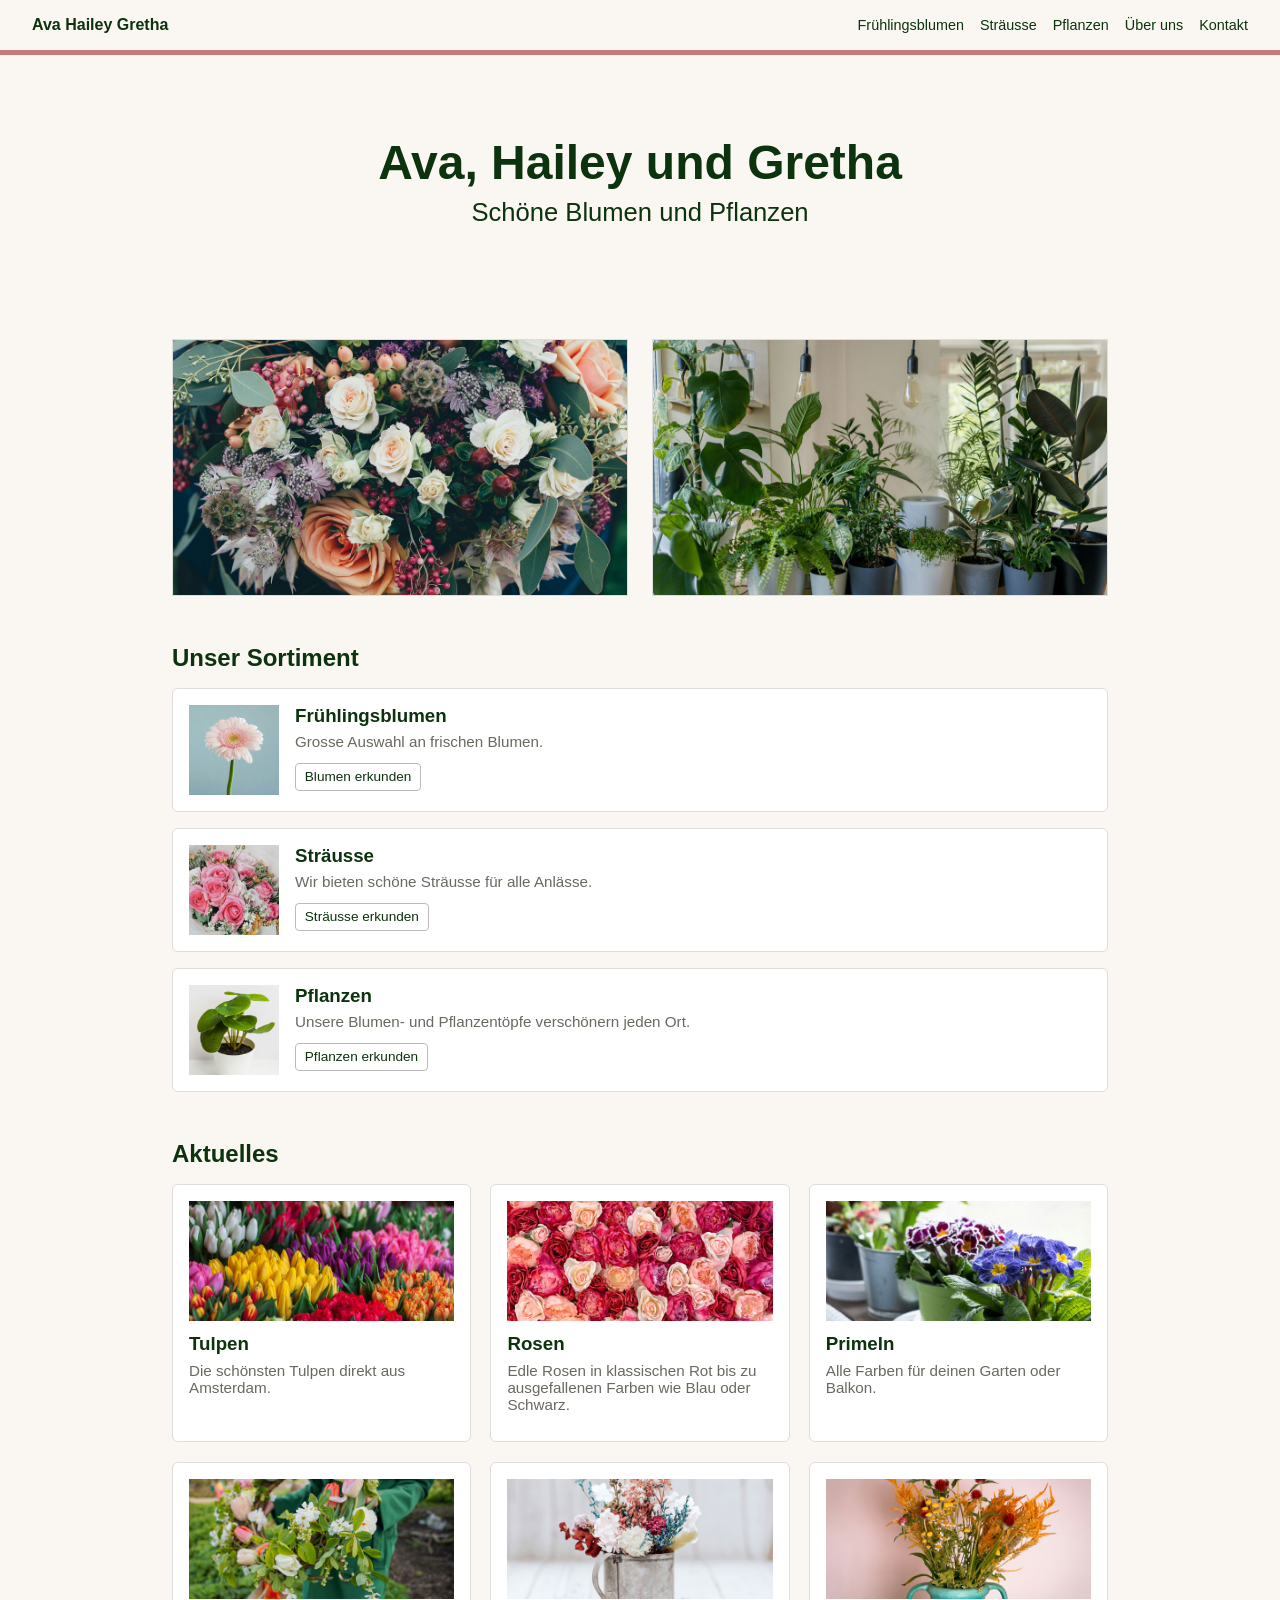
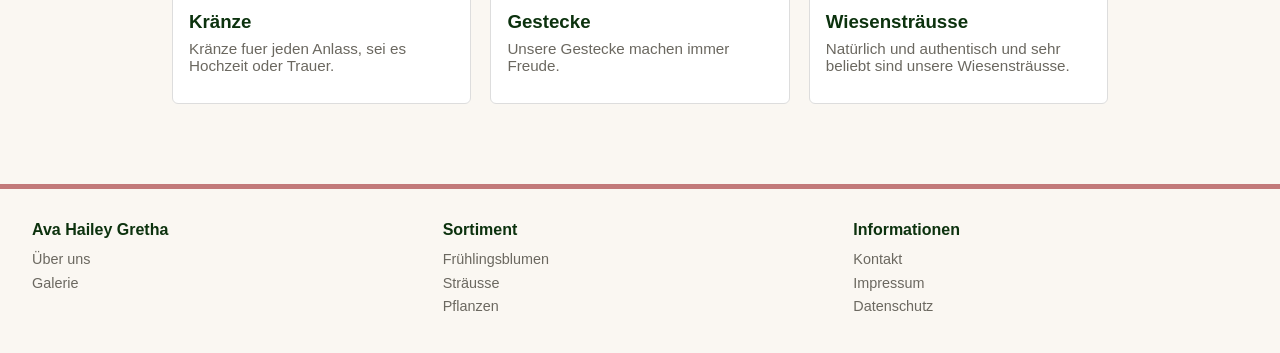
<file: index.html>
<!DOCTYPE html>
<html lang="de">

<head>
  <meta charset="UTF-8">
  <meta name="viewport" content="width=device-width, initial-scale=1.0">
  <title>Ava Hailey Gretha | Blumen und Pflanzen</title>
  <link rel="stylesheet" href="css/style.css">
</head>

<body>
  <header class="top-nav">
    <a class="logo" href="index.html">Ava Hailey Gretha</a>
    <nav>
      <a href="fruehlingsblumen.html">Frühlingsblumen</a>
      <a href="straeusse.html">Sträusse</a>
      <a href="pflanzen.html">Pflanzen</a>
      <a href="ueberuns.html">Über uns</a>
      <a href="kontakt.html">Kontakt</a>
    </nav>
  </header>

  <section class="hero">
    <h1>Ava, Hailey und Gretha</h1>
    <p>Schöne Blumen und Pflanzen</p>
  </section>

  <main>
    <section class="hero-bilder">
      <img src="bilder/Blumenstrauss-Hero.jpg" alt="Dekorativer Blumenstrauss">
      <img src="bilder/Blumen-Pflanzen-Hero.jpg" alt="Dekorative Blumen und Pflanzen">
    </section>

    <section id="sortiment" class="section">
      <h2>Unser Sortiment</h2>

      <article class="sortiment-eintrag">
        <img src="bilder/fruehlingsblume-thumbnail.jpg" alt="Frühlingsblumen">
        <div>
          <h3>Frühlingsblumen</h3>
          <p>Grosse Auswahl an frischen Blumen.</p>
          <a class="button" href="fruehlingsblumen.html">Blumen erkunden</a>
        </div>
      </article>

      <article class="sortiment-eintrag">
        <img src="bilder/blumenstrauss-thumbnail.jpg" alt="Sträusse">
        <div>
          <h3>Sträusse</h3>
          <p>Wir bieten schöne Sträusse für alle Anlässe.</p>
          <a class="button" href="straeusse.html">Sträusse erkunden</a>
        </div>
      </article>

      <article class="sortiment-eintrag">
        <img src="bilder/zimmerpflanze-thumbnail.jpg" alt="Pflanzen">
        <div>
          <h3>Pflanzen</h3>
          <p>Unsere Blumen- und Pflanzentöpfe verschönern jeden Ort.</p>
          <a class="button" href="pflanzen.html">Pflanzen erkunden</a>
        </div>
      </article>
    </section>

    <section id="preise" class="section">
      <h2>Aktuelles</h2>
      <div class="karten-grid">
        <article class="karte">
          <img src="bilder/tulpen-M.jpg" alt="Tulpen">
          <h3>Tulpen</h3>
          <p>Die schönsten Tulpen direkt aus Amsterdam.</p>
        </article>
        <article class="karte">
          <img src="bilder/rosen-breit-M.jpg" alt="Rosen">
          <h3>Rosen</h3>
          <p>Edle Rosen in klassischen Rot bis zu ausgefallenen Farben wie Blau oder Schwarz.</p>
        </article>
        <article class="karte">
          <img src="bilder/primeln-M.jpg" alt="Primeln">
          <h3>Primeln</h3>
          <p>Alle Farben für deinen Garten oder Balkon.</p>
        </article>
        <article class="karte">
          <img src="bilder/kranz-M.jpg" alt="Kränze">
          <h3>Kränze</h3>
          <p>Kränze fuer jeden Anlass, sei es Hochzeit oder Trauer.</p>
        </article>
        <article class="karte">
          <img src="bilder/blumengesteck-3-M.jpg" alt="Gestecke">
          <h3>Gestecke</h3>
          <p>Unsere Gestecke machen immer Freude.</p>
        </article>
        <article class="karte">
          <img src="bilder/wiesenstrauss-2-M.jpg" alt="Wiesensträusse">
          <h3>Wiesensträusse</h3>
          <p>Natürlich und authentisch und sehr beliebt sind unsere Wiesensträusse.</p>
        </article>
      </div>
    </section>
  </main>

  <footer id="kontakt" class="footer">
    <div>
      <h4>Ava Hailey Gretha</h4>
      <a href="ueberuns.html">Über uns</a>
      <a href="galerie.html">Galerie</a>
    </div>
    <div>
      <h4>Sortiment</h4>
      <a href="fruehlingsblumen.html">Frühlingsblumen</a>
      <a href="straeusse.html">Sträusse</a>
      <a href="pflanzen.html">Pflanzen</a>
    </div>
    <div>
      <h4>Informationen</h4>
      <a href="kontakt.html">Kontakt</a>
      <a href="impressum.html">Impressum</a>
      <a href="datenschutz.html">Datenschutz</a>
    </div>
  </footer>
</body>

</html>
</file>
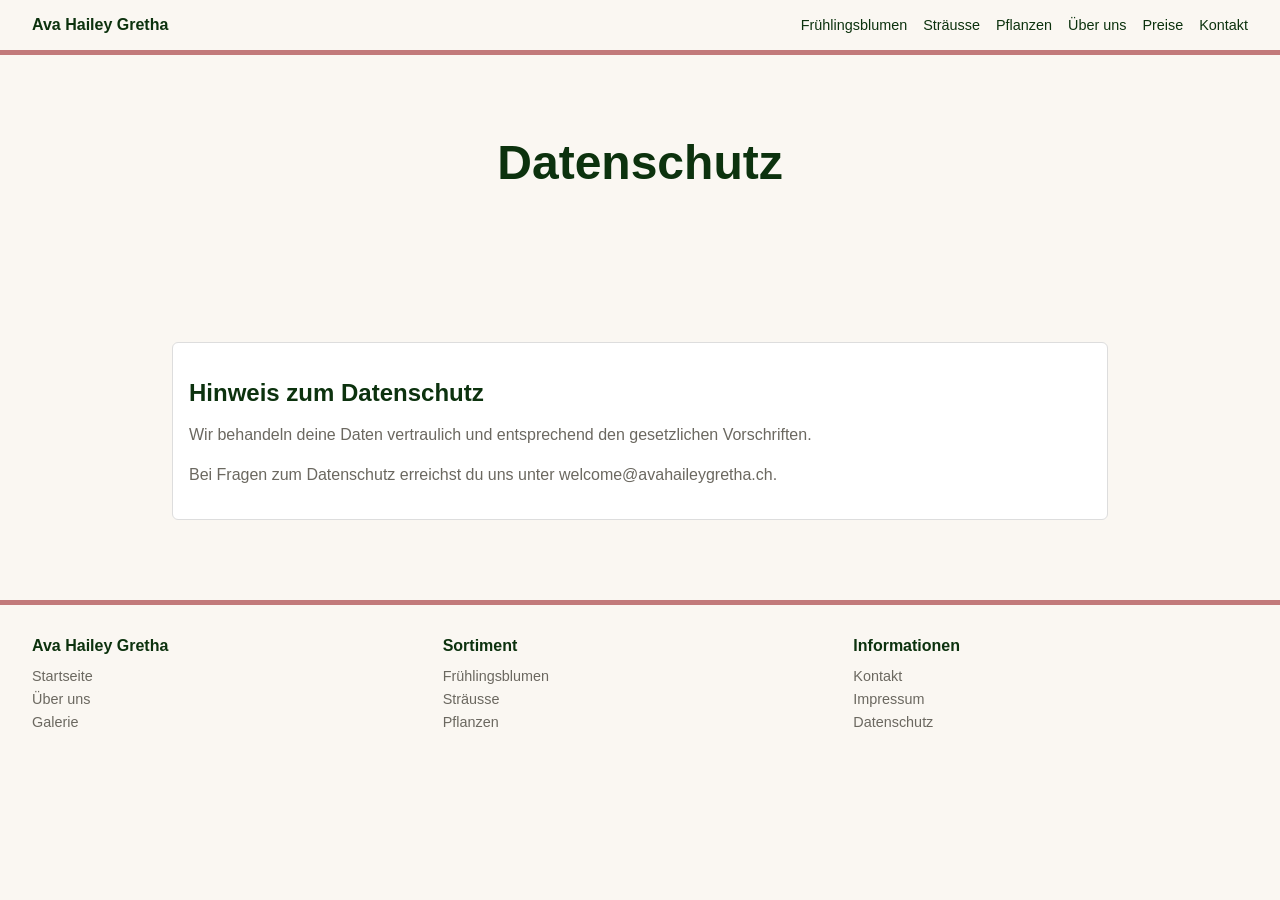
<file: datenschutz.html>
<!DOCTYPE html>
<html lang="de">

<head>
  <meta charset="UTF-8">
  <meta name="viewport" content="width=device-width, initial-scale=1.0">
  <title>Datenschutz | Ava Hailey Gretha</title>
  <link rel="stylesheet" href="css/style.css">
</head>

<body>
  <header class="top-nav">
    <a class="logo" href="index.html">Ava Hailey Gretha</a>
    <nav>
      <a href="fruehlingsblumen.html">Frühlingsblumen</a>
      <a href="straeusse.html">Sträusse</a>
      <a href="pflanzen.html">Pflanzen</a>
      <a href="ueberuns.html">Über uns</a>
      <a href="index.html#preise">Preise</a>
      <a href="kontakt.html">Kontakt</a>
    </nav>
  </header>

  <section class="hero">
    <h1>Datenschutz</h1>
  </section>

  <main class="unterseite-inhalt">
    <section class="portrait-block">
      <div class="portrait-bio">
        <h2>Hinweis zum Datenschutz</h2>
        <p>Wir behandeln deine Daten vertraulich und entsprechend den gesetzlichen Vorschriften.</p>
        <p>Bei Fragen zum Datenschutz erreichst du uns unter
          <a href="mailto:welcome@avahaileygretha.ch">welcome@avahaileygretha.ch</a>.
        </p>
      </div>
    </section>
  </main>

  <footer class="footer">
    <div>
      <h4>Ava Hailey Gretha</h4>
      <a href="index.html">Startseite</a>
      <a href="ueberuns.html">Über uns</a>
      <a href="galerie.html">Galerie</a>
    </div>
    <div>
      <h4>Sortiment</h4>
      <a href="fruehlingsblumen.html">Frühlingsblumen</a>
      <a href="straeusse.html">Sträusse</a>
      <a href="pflanzen.html">Pflanzen</a>
    </div>
    <div>
      <h4>Informationen</h4>
      <a href="kontakt.html">Kontakt</a>
      <a href="impressum.html">Impressum</a>
      <a href="datenschutz.html">Datenschutz</a>
    </div>
  </footer>
</body>

</html>
</file>
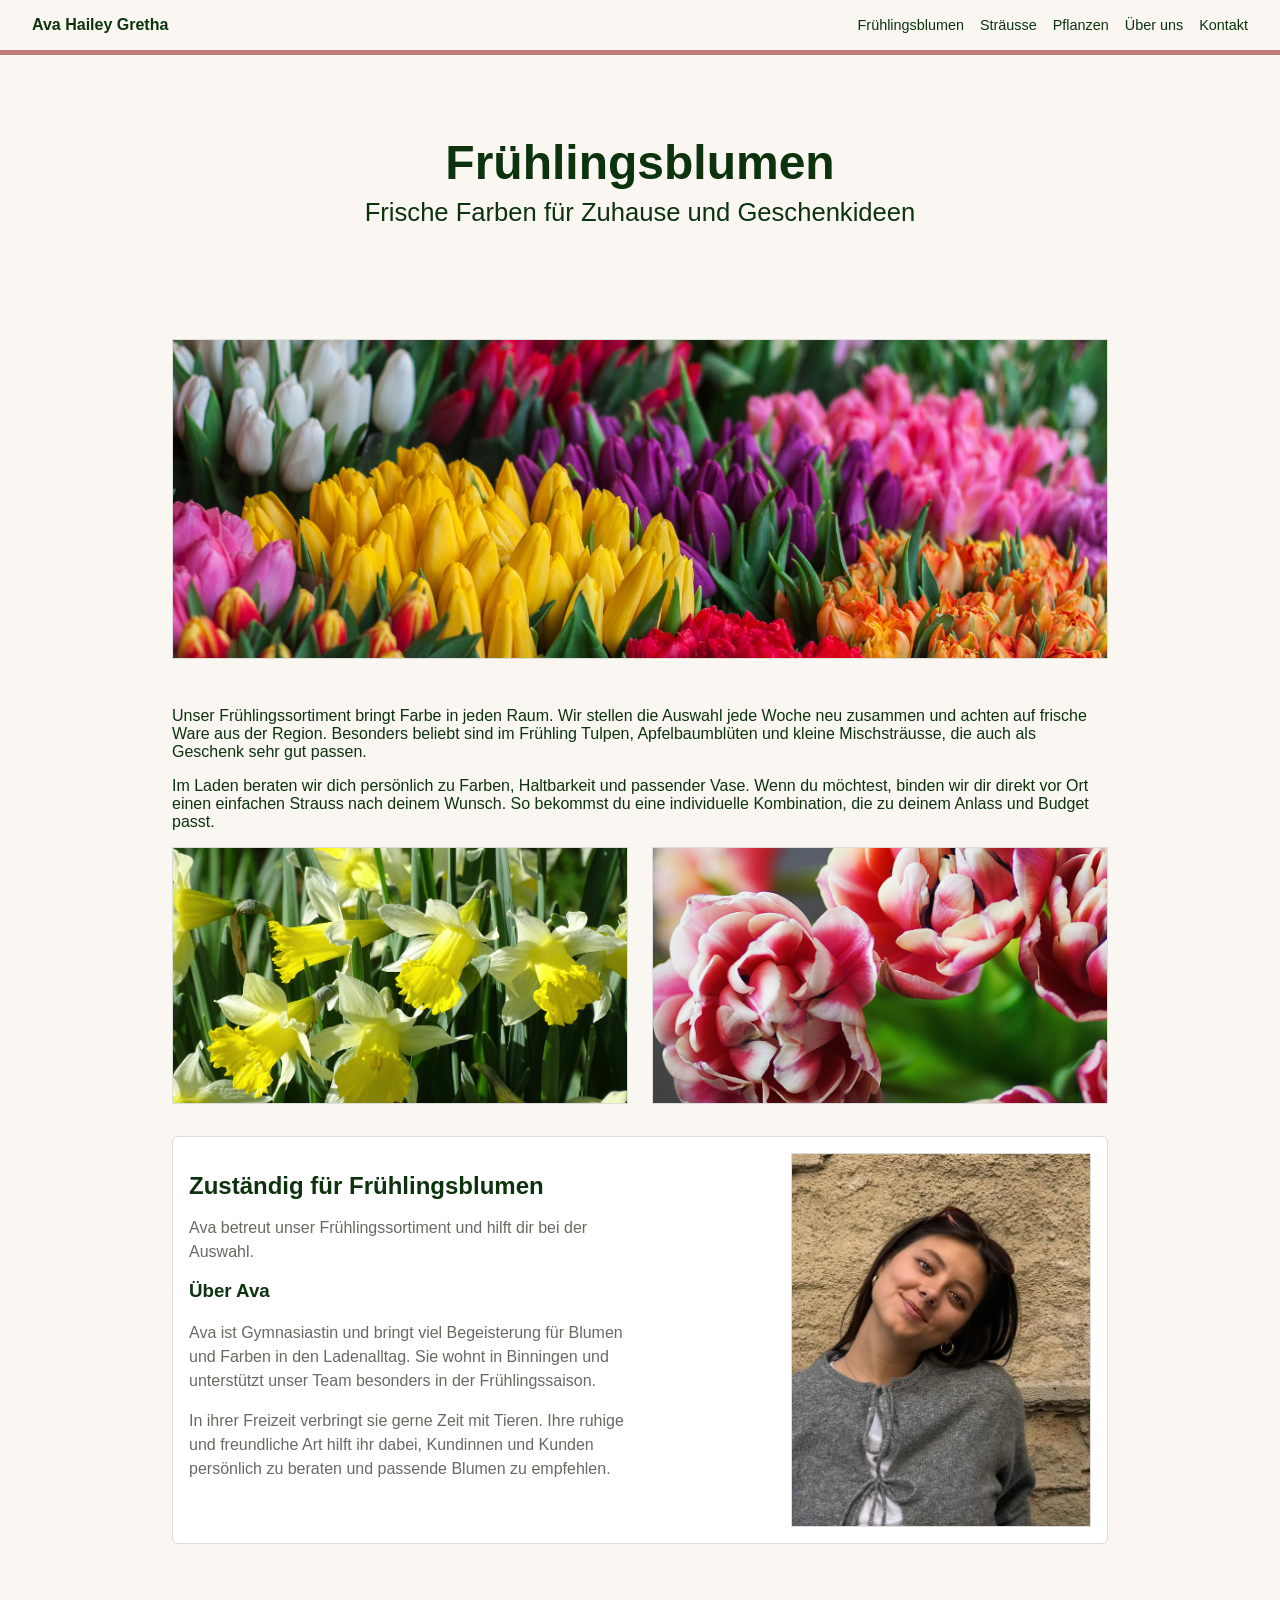
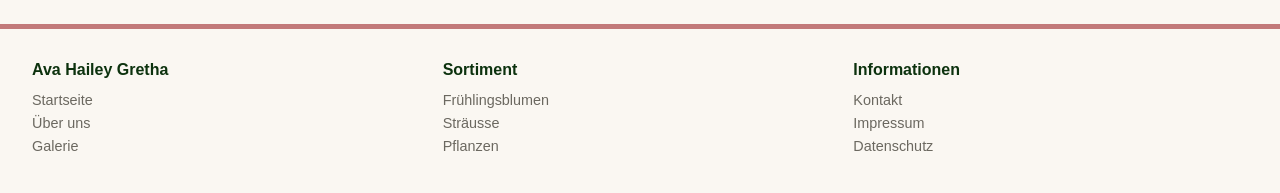
<file: fruehlingsblumen.html>
<!DOCTYPE html>
<html lang="de">

<head>
  <meta charset="UTF-8">
  <meta name="viewport" content="width=device-width, initial-scale=1.0">
  <title>Frühlingsblumen | Ava Hailey Gretha</title>
  <link rel="stylesheet" href="css/style.css">
</head>

<body>
  <header class="top-nav">
    <a class="logo" href="index.html">Ava Hailey Gretha</a>
    <nav>
      <a href="fruehlingsblumen.html">Frühlingsblumen</a>
      <a href="straeusse.html">Sträusse</a>
      <a href="pflanzen.html">Pflanzen</a>
      <a href="ueberuns.html">Über uns</a>
      <a href="kontakt.html">Kontakt</a>
    </nav>
  </header>

  <section class="hero">
    <h1>Frühlingsblumen</h1>
    <p>Frische Farben für Zuhause und Geschenkideen</p>
  </section>

  <section class="unterseite-headerbild">
    <img src="bilder/tulpen-L.jpg" alt="Frühlingsblumen im grossen Headerbild">
  </section>

  <main class="unterseite-inhalt">
    <p>Unser Frühlingssortiment bringt Farbe in jeden Raum. Wir stellen die Auswahl jede Woche neu zusammen und achten
      auf frische Ware aus der Region. Besonders beliebt sind im Frühling Tulpen, Apfelbaumblüten und kleine
      Mischsträusse, die auch als Geschenk sehr gut passen.</p>
    <p>Im Laden beraten wir dich persönlich zu Farben, Haltbarkeit und passender Vase. Wenn du möchtest, binden wir dir
      direkt vor Ort einen einfachen Strauss nach deinem Wunsch. So bekommst du eine individuelle Kombination, die zu
      deinem Anlass und Budget passt.</p>

    <section class="hero-bilder">
      <img src="bilder/narzissen-M.jpg" alt="Narzissen">
      <img src="bilder/pfingstrosen-M.jpg" alt="Pfingstrosen">
    </section>

    <section class="portrait-block">
      <div class="portrait-layout">
        <div class="portrait-bio">
          <h2>Zuständig für Frühlingsblumen</h2>
          <p>Ava betreut unser Frühlingssortiment und hilft dir bei der Auswahl.</p>
          <h3>Über Ava</h3>
          <p>Ava ist Gymnasiastin und bringt viel Begeisterung für Blumen und Farben in den Ladenalltag.
            Sie wohnt in Binningen und unterstützt unser Team besonders in der Frühlingssaison.</p>
          <p>In ihrer Freizeit verbringt sie gerne Zeit mit Tieren. Ihre ruhige und freundliche Art hilft
            ihr dabei, Kundinnen und Kunden persönlich zu beraten und passende Blumen zu empfehlen.</p>
        </div>
        <img class="portrait-bild" src="bilder/ava.jpg" alt="Porträt von Ava">
      </div>
    </section>
  </main>

  <footer class="footer">
    <div>
      <h4>Ava Hailey Gretha</h4>
      <a href="index.html">Startseite</a>
      <a href="ueberuns.html">Über uns</a>
      <a href="galerie.html">Galerie</a>
    </div>
    <div>
      <h4>Sortiment</h4>
      <a href="fruehlingsblumen.html">Frühlingsblumen</a>
      <a href="straeusse.html">Sträusse</a>
      <a href="pflanzen.html">Pflanzen</a>
    </div>
    <div>
      <h4>Informationen</h4>
      <a href="kontakt.html">Kontakt</a>
      <a href="impressum.html">Impressum</a>
      <a href="datenschutz.html">Datenschutz</a>
    </div>
  </footer>
</body>

</html>
</file>
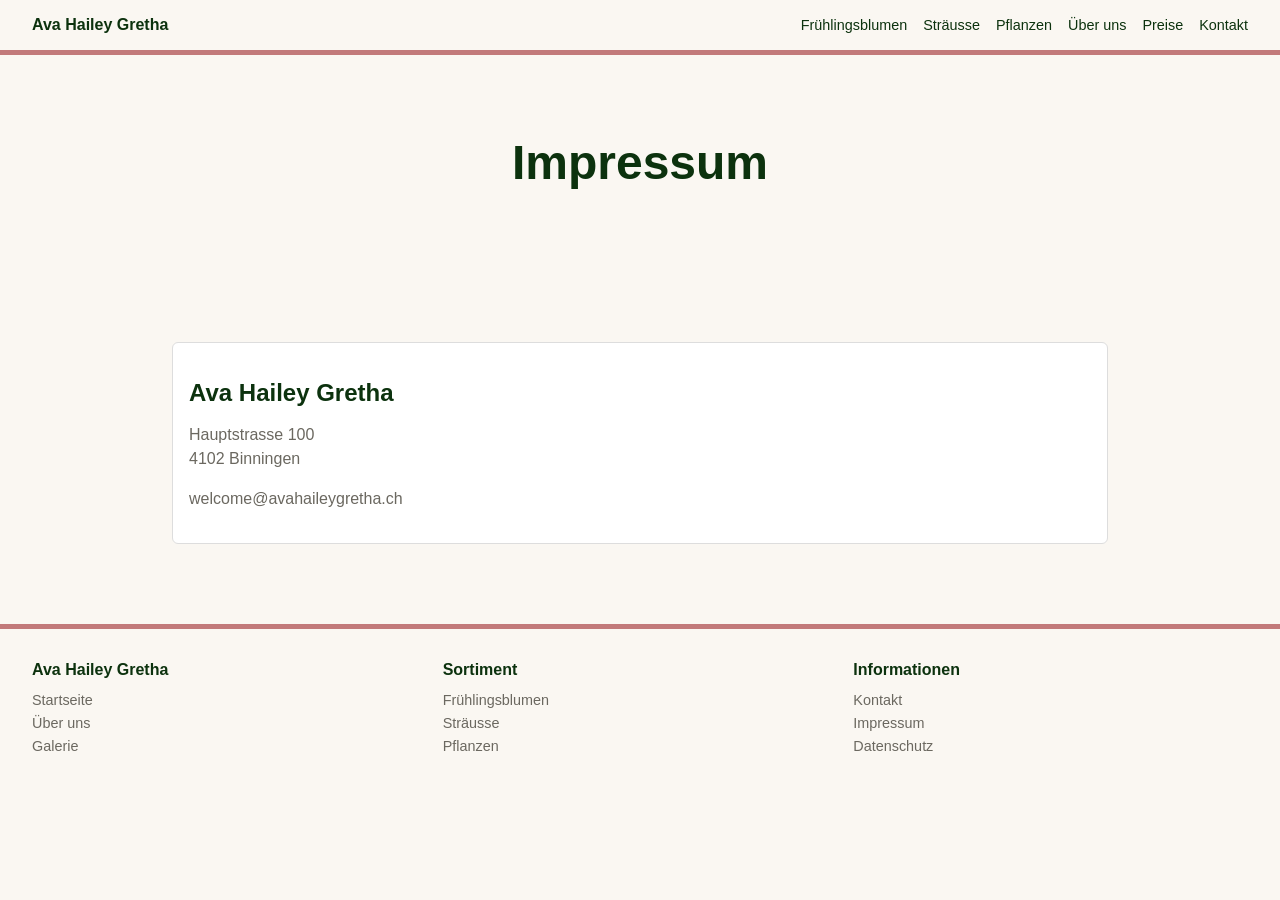
<file: impressum.html>
<!DOCTYPE html>
<html lang="de">

<head>
  <meta charset="UTF-8">
  <meta name="viewport" content="width=device-width, initial-scale=1.0">
  <title>Impressum | Ava Hailey Gretha</title>
  <link rel="stylesheet" href="css/style.css">
</head>

<body>
  <header class="top-nav">
    <a class="logo" href="index.html">Ava Hailey Gretha</a>
    <nav>
      <a href="fruehlingsblumen.html">Frühlingsblumen</a>
      <a href="straeusse.html">Sträusse</a>
      <a href="pflanzen.html">Pflanzen</a>
      <a href="ueberuns.html">Über uns</a>
      <a href="index.html#preise">Preise</a>
      <a href="kontakt.html">Kontakt</a>
    </nav>
  </header>

  <section class="hero">
    <h1>Impressum</h1>
  </section>

  <main class="unterseite-inhalt">
    <section class="portrait-block">
      <div class="portrait-bio">
        <h2>Ava Hailey Gretha</h2>
        <p>Hauptstrasse 100<br>4102 Binningen<br></p>
        <p><a href="mailto:welcome@avahaileygretha.ch">welcome@avahaileygretha.ch</a></p>
      </div>
    </section>
  </main>

  <footer class="footer">
    <div>
      <h4>Ava Hailey Gretha</h4>
      <a href="index.html">Startseite</a>
      <a href="ueberuns.html">Über uns</a>
      <a href="galerie.html">Galerie</a>
    </div>
    <div>
      <h4>Sortiment</h4>
      <a href="fruehlingsblumen.html">Frühlingsblumen</a>
      <a href="straeusse.html">Sträusse</a>
      <a href="pflanzen.html">Pflanzen</a>
    </div>
    <div>
      <h4>Informationen</h4>
      <a href="kontakt.html">Kontakt</a>
      <a href="impressum.html">Impressum</a>
      <a href="datenschutz.html">Datenschutz</a>
    </div>
  </footer>
</body>

</html>
</file>
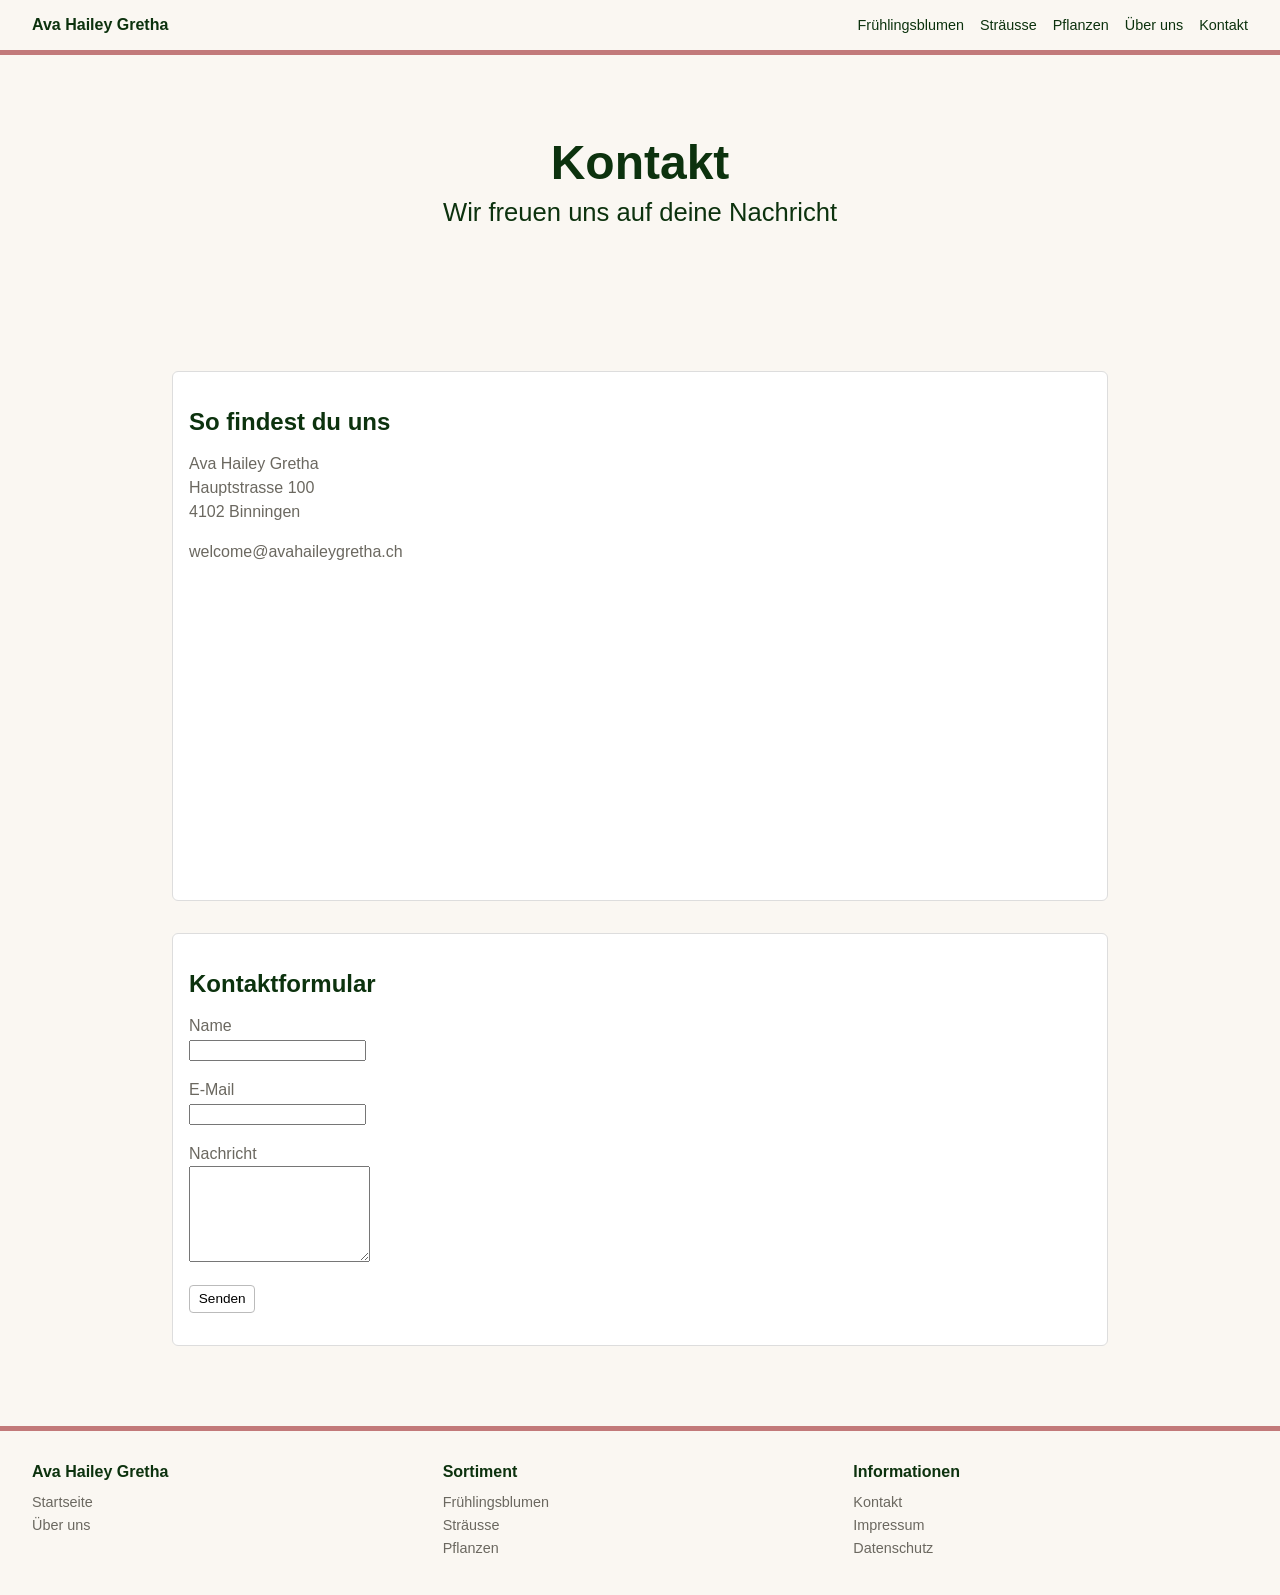
<file: kontakt.html>
<!DOCTYPE html>
<html lang="de">

<head>
  <meta charset="UTF-8">
  <meta name="viewport" content="width=device-width, initial-scale=1.0">
  <title>Kontakt | Ava Hailey Gretha</title>
  <link rel="stylesheet" href="css/style.css">
</head>

<body>
  <header class="top-nav">
    <a class="logo" href="index.html">Ava Hailey Gretha</a>
    <nav>
      <a href="fruehlingsblumen.html">Frühlingsblumen</a>
      <a href="straeusse.html">Sträusse</a>
      <a href="pflanzen.html">Pflanzen</a>
      <a href="ueberuns.html">Über uns</a>
      <a href="kontakt.html">Kontakt</a>
    </nav>
  </header>

  <section class="hero">
    <h1>Kontakt</h1>
    <p>Wir freuen uns auf deine Nachricht</p>
  </section>

  <main class="unterseite-inhalt">
    <section class="portrait-block">
      <div class="portrait-bio">
        <h2>So findest du uns</h2>
        <p>Ava Hailey Gretha<br>Hauptstrasse 100<br>4102 Binningen</p>
        <p><a href="mailto:welcome@avahaileygretha.ch">welcome@avahaileygretha.ch</a></p>
      </div>
      <!-- Eingebettete Google-Map. 
      Vorteil: Die Adresse ist direkt auf der Seite sichtbar und anklickbar. -->
      <iframe title="Google Map zu Ava Hailey Gretha"
        src="https://www.google.com/maps?q=Hauptstrasse+100+4102+Binningen&output=embed" width="100%" height="300"
        style="border:0;" allowfullscreen>
      </iframe>
    </section>

    <section class="portrait-block">
      <div class="portrait-bio">
        <h2>Kontaktformular</h2>
        <!-- Einfaches Formular mit HTML-Validierung. 
        Vorteil: Pflichtfelder werden bereits im Browser geprüft dank des Attributs "required". -->
        <form action="#" method="post">
          <p>
            <label for="name">Name</label><br>
            <input id="name" name="name" type="text" required>
          </p>
          <p>
            <label for="email">E-Mail</label><br>
            <input id="email" name="email" type="email" required>
          </p>
          <p>
            <label for="nachricht">Nachricht</label><br>
            <textarea id="nachricht" name="nachricht" rows="6" required></textarea>
          </p>
          <p>
            <button class="button" type="submit">Senden</button>
          </p>
        </form>
      </div>
    </section>
  </main>

  <footer class="footer">
    <div>
      <h4>Ava Hailey Gretha</h4>
      <a href="index.html">Startseite</a>
      <a href="ueberuns.html">Über uns</a>
    </div>
    <div>
      <h4>Sortiment</h4>
      <a href="fruehlingsblumen.html">Frühlingsblumen</a>
      <a href="straeusse.html">Sträusse</a>
      <a href="pflanzen.html">Pflanzen</a>
    </div>
    <div>
      <h4>Informationen</h4>
      <a href="kontakt.html">Kontakt</a>
      <a href="impressum.html">Impressum</a>
      <a href="datenschutz.html">Datenschutz</a>
    </div>
  </footer>
</body>

</html>
</file>
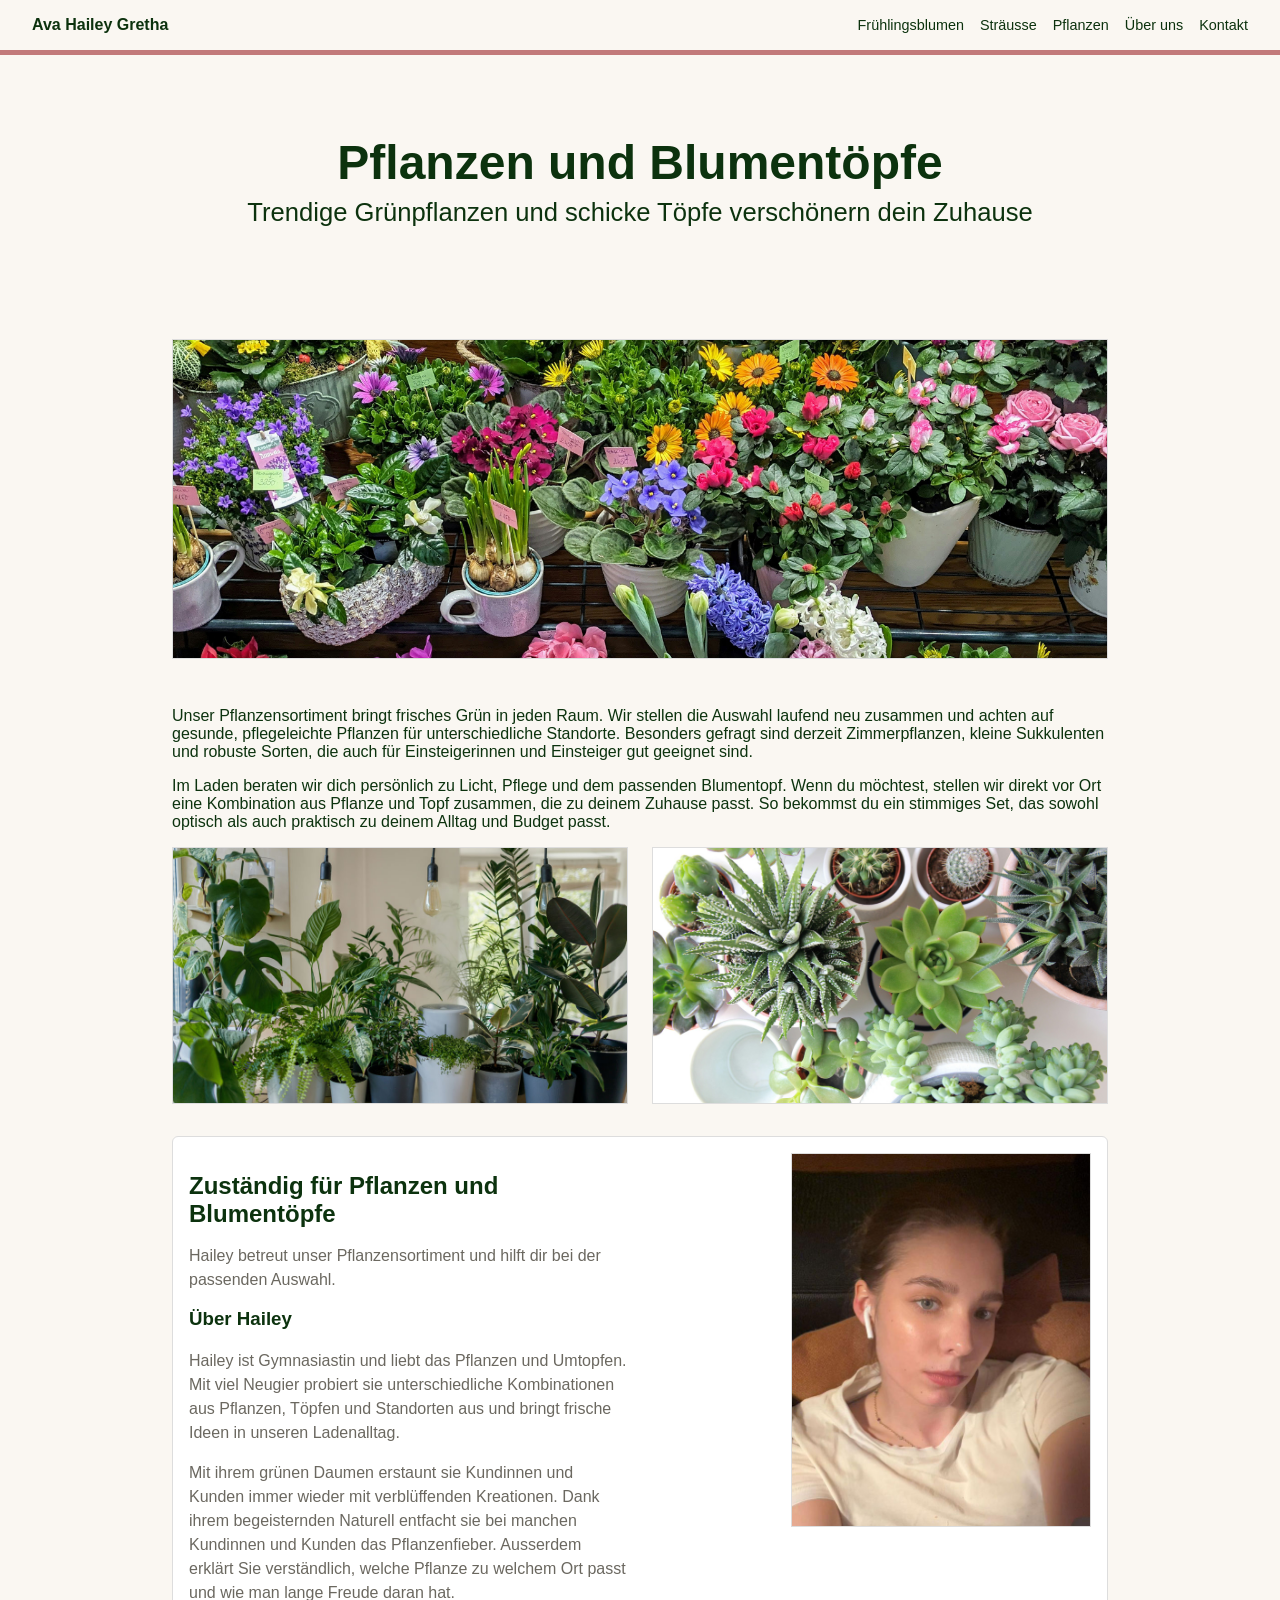
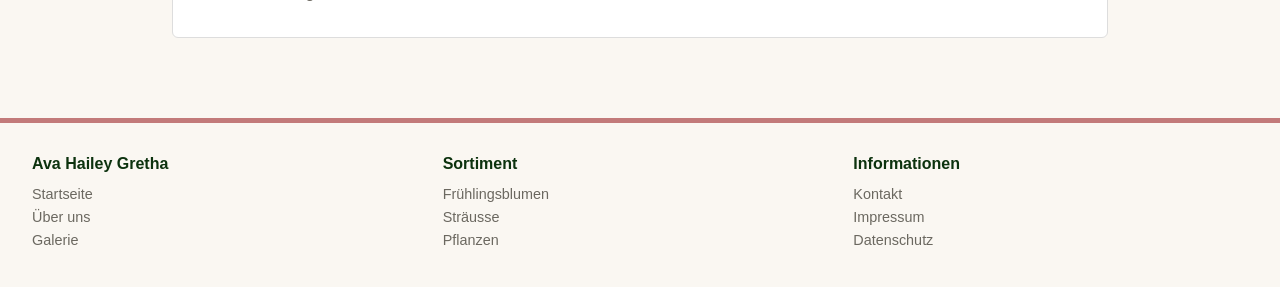
<file: pflanzen.html>
<!DOCTYPE html>
<html lang="de">

<head>
  <meta charset="UTF-8">
  <meta name="viewport" content="width=device-width, initial-scale=1.0">
  <title>Pflanzen | Ava Hailey Gretha</title>
  <link rel="stylesheet" href="css/style.css">
</head>

<body>
  <header class="top-nav">
    <a class="logo" href="index.html">Ava Hailey Gretha</a>
    <nav>
      <a href="fruehlingsblumen.html">Frühlingsblumen</a>
      <a href="straeusse.html">Sträusse</a>
      <a href="pflanzen.html">Pflanzen</a>
      <a href="ueberuns.html">Über uns</a>
      <a href="kontakt.html">Kontakt</a>
    </nav>
  </header>

  <section class="hero">
    <h1>Pflanzen und Blumentöpfe</h1>
    <p>Trendige Grünpflanzen und schicke Töpfe verschönern dein Zuhause</p>
  </section>

  <section class="unterseite-headerbild">
    <img src="bilder/blumentoepfe-hero-L.jpg" alt="Blumentöpfe für drinnen und draussen">
  </section>

  <main class="unterseite-inhalt">
    <p>Unser Pflanzensortiment bringt frisches Grün in jeden Raum. Wir stellen die Auswahl laufend neu zusammen und
      achten
      auf gesunde, pflegeleichte Pflanzen für unterschiedliche Standorte. Besonders gefragt sind derzeit Zimmerpflanzen,
      kleine Sukkulenten und robuste Sorten, die auch für Einsteigerinnen und Einsteiger gut geeignet sind.</p>
    <p>Im Laden beraten wir dich persönlich zu Licht, Pflege und dem passenden Blumentopf. Wenn du möchtest, stellen wir
      direkt vor Ort eine Kombination aus Pflanze und Topf zusammen, die zu deinem Zuhause passt. So bekommst du ein
      stimmiges Set, das sowohl optisch als auch praktisch zu deinem Alltag und Budget passt.</p>

    <section class="hero-bilder">
      <img src="bilder/Blumen-Pflanzen-Hero.jpg" alt="Pflanzentöpfe mit Grünplfanzen für zu Hause">
      <img src="bilder/sukkulenten-M.jpg" alt="Narzissen">
    </section>

    <section class="portrait-block">
      <div class="portrait-layout">
        <div class="portrait-bio">
          <h2>Zuständig für Pflanzen und Blumentöpfe</h2>
          <p>Hailey betreut unser Pflanzensortiment und hilft dir bei der passenden Auswahl.</p>
          <h3>Über Hailey</h3>
          <p>Hailey ist Gymnasiastin und liebt das Pflanzen und Umtopfen. Mit viel Neugier probiert sie
            unterschiedliche Kombinationen aus Pflanzen, Töpfen und Standorten aus und bringt frische Ideen
            in unseren Ladenalltag.</p>
          <p>Mit ihrem grünen Daumen erstaunt sie Kundinnen und Kunden immer wieder mit verblüffenden
            Kreationen. Dank ihrem begeisternden Naturell entfacht sie bei manchen Kundinnen und Kunden das
            Pflanzenfieber. Ausserdem erklärt Sie verständlich, welche Pflanze zu welchem Ort passt
            und wie man lange Freude daran hat.</p>
        </div>
        <img class="portrait-bild" src="bilder/hailey.jpg" alt="Porträt von Hailey">
      </div>
    </section>
  </main>

  <footer class="footer">
    <div>
      <h4>Ava Hailey Gretha</h4>
      <a href="index.html">Startseite</a>
      <a href="ueberuns.html">Über uns</a>
      <a href="galerie.html">Galerie</a>
    </div>
    <div>
      <h4>Sortiment</h4>
      <a href="fruehlingsblumen.html">Frühlingsblumen</a>
      <a href="straeusse.html">Sträusse</a>
      <a href="pflanzen.html">Pflanzen</a>
    </div>
    <div>
      <h4>Informationen</h4>
      <a href="kontakt.html">Kontakt</a>
      <a href="impressum.html">Impressum</a>
      <a href="datenschutz.html">Datenschutz</a>
    </div>
  </footer>
</body>

</html>
</file>
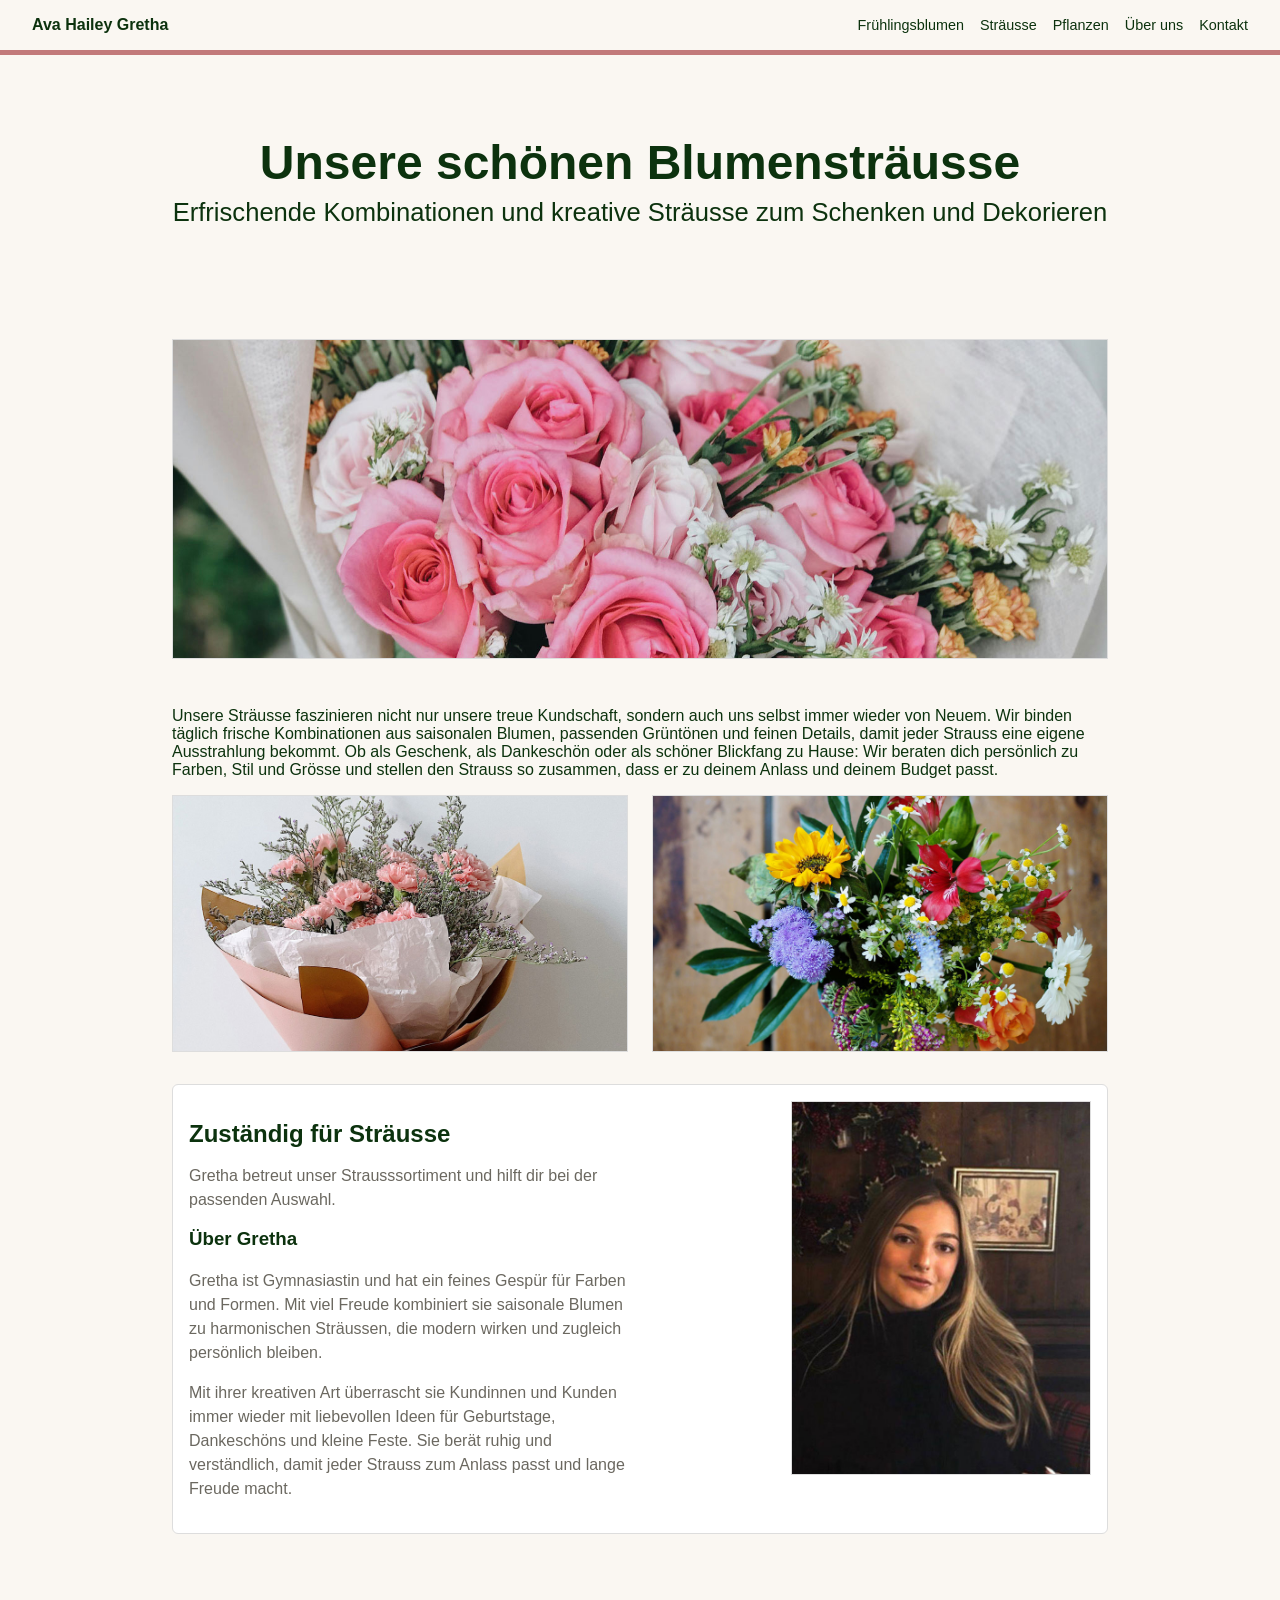
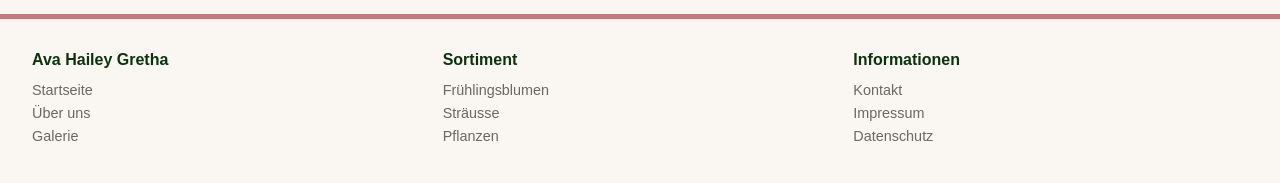
<file: straeusse.html>
<!DOCTYPE html>
<html lang="de">

<head>
  <meta charset="UTF-8">
  <meta name="viewport" content="width=device-width, initial-scale=1.0">
  <title>Sträusse | Ava Hailey Gretha</title>
  <link rel="stylesheet" href="css/style.css">
</head>

<body>
  <header class="top-nav">
    <a class="logo" href="index.html">Ava Hailey Gretha</a>
    <nav>
      <a href="fruehlingsblumen.html">Frühlingsblumen</a>
      <a href="straeusse.html">Sträusse</a>
      <a href="pflanzen.html">Pflanzen</a>
      <a href="ueberuns.html">Über uns</a>
      <a href="kontakt.html">Kontakt</a>
    </nav>
  </header>

  <section class="hero">
    <h1>Unsere schönen Blumensträusse</h1>
    <p>Erfrischende Kombinationen und kreative Sträusse zum Schenken und Dekorieren</p>
  </section>

  <section class="unterseite-headerbild">
    <img src="bilder/blumenstrauss.jpg" alt="Blumentöpfe für drinnen und draussen">
  </section>

  <main class="unterseite-inhalt">
    <p>Unsere Sträusse faszinieren nicht nur unsere treue Kundschaft, sondern auch uns selbst immer wieder von Neuem.
      Wir binden täglich frische Kombinationen aus saisonalen Blumen, passenden Grüntönen und feinen Details, damit
      jeder Strauss eine eigene Ausstrahlung bekommt. Ob als Geschenk, als Dankeschön oder als schöner Blickfang zu
      Hause: Wir beraten dich persönlich zu Farben, Stil und Grösse und stellen den Strauss so zusammen, dass er zu
      deinem Anlass und deinem Budget passt.</p>

    <section class="hero-bilder">
      <img src="bilder/blumenstrauss-2.jpg" alt="Pflanzentöpfe mit Grünplfanzen für zu Hause">
      <img src="bilder/blumenstrauss-3.jpg" alt="Narzissen">
    </section>

    <section class="portrait-block">
      <div class="portrait-layout">
        <div class="portrait-bio">
          <h2>Zuständig für Sträusse</h2>
          <p>Gretha betreut unser Strausssortiment und hilft dir bei der passenden Auswahl.</p>
          <h3>Über Gretha</h3>
          <p>Gretha ist Gymnasiastin und hat ein feines Gespür für Farben und Formen. Mit viel Freude
            kombiniert sie saisonale Blumen zu harmonischen Sträussen, die modern wirken und zugleich
            persönlich bleiben.</p>
          <p>Mit ihrer kreativen Art überrascht sie Kundinnen und Kunden immer wieder mit liebevollen
            Ideen für Geburtstage, Dankeschöns und kleine Feste. Sie berät ruhig und verständlich, damit
            jeder Strauss zum Anlass passt und lange Freude macht.</p>
        </div>
        <img class="portrait-bild" src="bilder/gretha.jpg" alt="Porträt von Gretha">
      </div>
    </section>
  </main>

  <footer class="footer">
    <div>
      <h4>Ava Hailey Gretha</h4>
      <a href="index.html">Startseite</a>
      <a href="ueberuns.html">Über uns</a>
      <a href="galerie.html">Galerie</a>
    </div>
    <div>
      <h4>Sortiment</h4>
      <a href="fruehlingsblumen.html">Frühlingsblumen</a>
      <a href="straeusse.html">Sträusse</a>
      <a href="pflanzen.html">Pflanzen</a>
    </div>
    <div>
      <h4>Informationen</h4>
      <a href="kontakt.html">Kontakt</a>
      <a href="impressum.html">Impressum</a>
      <a href="datenschutz.html">Datenschutz</a>
    </div>
  </footer>
</body>

</html>
</file>
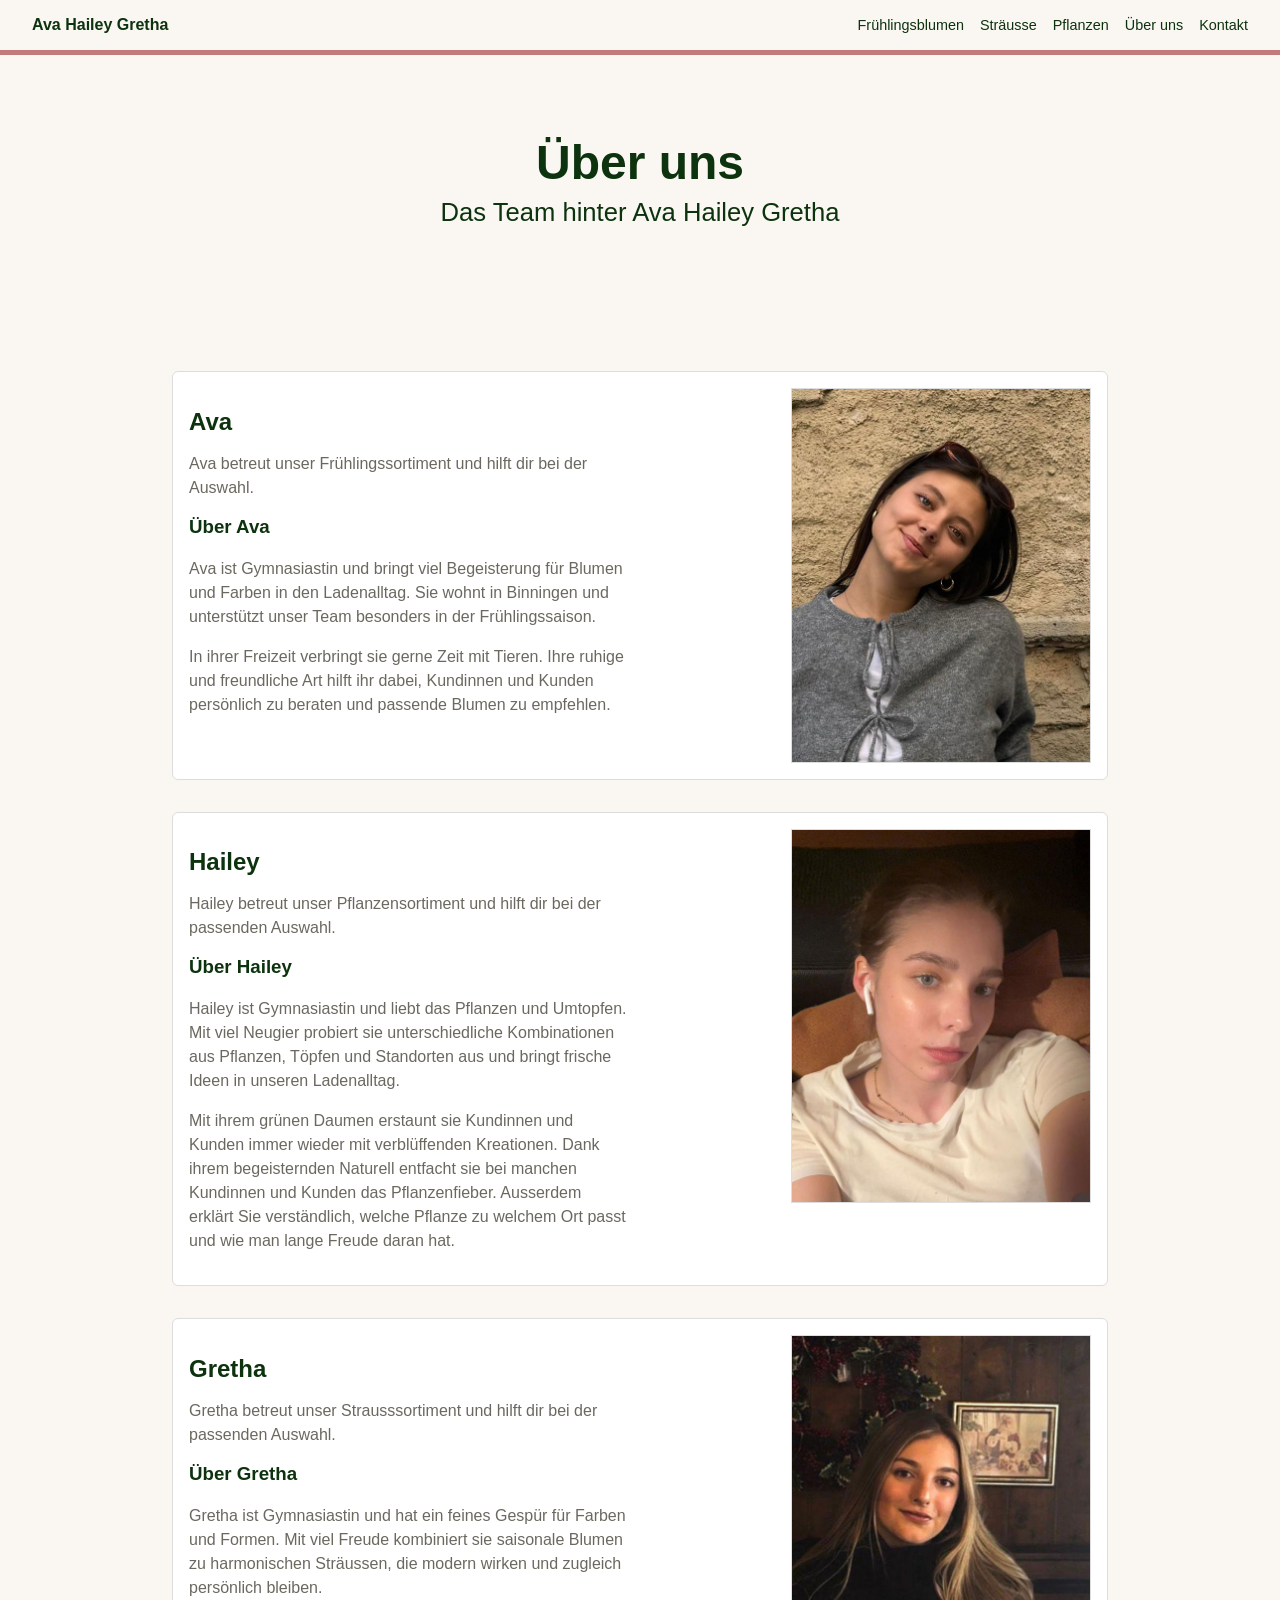
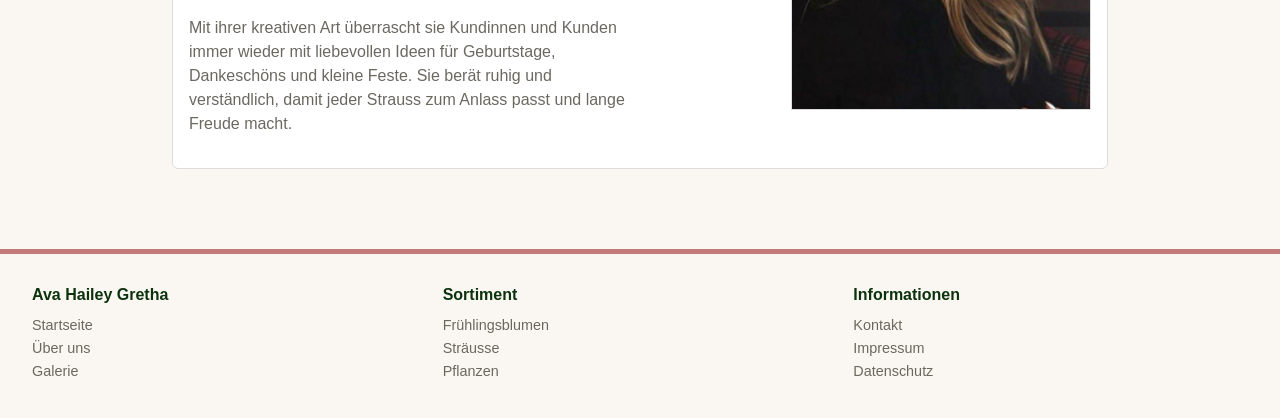
<file: ueberuns.html>
<!DOCTYPE html>
<html lang="de">

<head>
  <meta charset="UTF-8">
  <meta name="viewport" content="width=device-width, initial-scale=1.0">
  <title>Über uns | Ava Hailey Gretha</title>
  <link rel="stylesheet" href="css/style.css">
</head>

<body>
  <header class="top-nav">
    <a class="logo" href="index.html">Ava Hailey Gretha</a>
    <nav>
      <a href="fruehlingsblumen.html">Frühlingsblumen</a>
      <a href="straeusse.html">Sträusse</a>
      <a href="pflanzen.html">Pflanzen</a>
      <a href="ueberuns.html">Über uns</a>
      <a href="kontakt.html">Kontakt</a>
    </nav>
  </header>

  <section class="hero">
    <h1>Über uns</h1>
    <p>Das Team hinter Ava Hailey Gretha</p>
  </section>

  <main class="unterseite-inhalt">
    <section class="portrait-block">
      <div class="portrait-layout">
        <div class="portrait-bio">
          <h2>Ava</h2>
          <p>Ava betreut unser Frühlingssortiment und hilft dir bei der Auswahl.</p>
          <h3>Über Ava</h3>
          <p>Ava ist Gymnasiastin und bringt viel Begeisterung für Blumen und Farben in den Ladenalltag.
            Sie wohnt in Binningen und unterstützt unser Team besonders in der Frühlingssaison.</p>
          <p>In ihrer Freizeit verbringt sie gerne Zeit mit Tieren. Ihre ruhige und freundliche Art hilft
            ihr dabei, Kundinnen und Kunden persönlich zu beraten und passende Blumen zu empfehlen.</p>
        </div>
        <img class="portrait-bild" src="bilder/ava.jpg" alt="Porträt von Ava">
      </div>
    </section>

    <section class="portrait-block">
      <div class="portrait-layout">
        <div class="portrait-bio">
          <h2>Hailey</h2>
          <p>Hailey betreut unser Pflanzensortiment und hilft dir bei der passenden Auswahl.</p>
          <h3>Über Hailey</h3>
          <p>Hailey ist Gymnasiastin und liebt das Pflanzen und Umtopfen. Mit viel Neugier probiert sie
            unterschiedliche Kombinationen aus Pflanzen, Töpfen und Standorten aus und bringt frische Ideen
            in unseren Ladenalltag.</p>
          <p>Mit ihrem grünen Daumen erstaunt sie Kundinnen und Kunden immer wieder mit verblüffenden
            Kreationen. Dank ihrem begeisternden Naturell entfacht sie bei manchen Kundinnen und Kunden das
            Pflanzenfieber. Ausserdem erklärt Sie verständlich, welche Pflanze zu welchem Ort passt
            und wie man lange Freude daran hat.</p>
        </div>
        <img class="portrait-bild" src="bilder/hailey.jpg" alt="Porträt von Hailey">
      </div>
    </section>

    <section class="portrait-block">
      <div class="portrait-layout">
        <div class="portrait-bio">
          <h2>Gretha</h2>
          <p>Gretha betreut unser Strausssortiment und hilft dir bei der passenden Auswahl.</p>
          <h3>Über Gretha</h3>
          <p>Gretha ist Gymnasiastin und hat ein feines Gespür für Farben und Formen. Mit viel Freude
            kombiniert sie saisonale Blumen zu harmonischen Sträussen, die modern wirken und zugleich
            persönlich bleiben.</p>
          <p>Mit ihrer kreativen Art überrascht sie Kundinnen und Kunden immer wieder mit liebevollen
            Ideen für Geburtstage, Dankeschöns und kleine Feste. Sie berät ruhig und verständlich, damit
            jeder Strauss zum Anlass passt und lange Freude macht.</p>
        </div>
        <img class="portrait-bild" src="bilder/gretha.jpg" alt="Porträt von Gretha">
      </div>
    </section>
  </main>

  <footer class="footer">
    <div>
      <h4>Ava Hailey Gretha</h4>
      <a href="index.html">Startseite</a>
      <a href="ueberuns.html">Über uns</a>
      <a href="galerie.html">Galerie</a>
    </div>
    <div>
      <h4>Sortiment</h4>
      <a href="fruehlingsblumen.html">Frühlingsblumen</a>
      <a href="straeusse.html">Sträusse</a>
      <a href="pflanzen.html">Pflanzen</a>
    </div>
    <div>
      <h4>Informationen</h4>
      <a href="kontakt.html">Kontakt</a>
      <a href="impressum.html">Impressum</a>
      <a href="datenschutz.html">Datenschutz</a>
    </div>
  </footer>
</body>

</html>
</file>
<file: css/style.css>
/* Wir verwenden CSS-Variablen. 
Vorteil: Wenn wir die Farben ändern möchten, müssen wir das nur an einem Ort tun, nämlich nur hier bei den Variablen. */
:root {
  --color-primary: #5E8C61;
  --color-accent: #C27A7A;
  --color-text: rgb(12, 50, 14);
  --color-text-muted: rgb(107, 104, 96);
  --color-bg: #FAF7F2;
  --color-surface: #FFFFFF;
}

* {
  box-sizing: border-box;
}

body {
  margin: 0;
  font-family: Arial, sans-serif;
  color: var(--color-text);
  background-color: var(--color-bg);
}

  a {
    color: inherit;
    text-decoration: none;
  }

img {
  display: block;
  width: 100%;
}

.top-nav {
  display: flex;
  justify-content: space-between;
  align-items: center;
  padding: 1rem 2rem;
  border-bottom: 5px solid var(--color-accent);
}

.logo {
  font-weight: 700;
}

.top-nav nav {
  display: flex;
  gap: 1rem;
  font-size: 0.9rem;
}

.hero {
  text-align: center;
  padding: 5rem 1rem;
  background-color: var(--color-bg);
}

.hero h1 {
  margin: 0 0 0.5rem;
  font-size: 3rem;
}

.hero p {
  margin: 0;
  color: var(--color-text);
  font-size: 1.6rem;
}

main {
  max-width: 1000px;
  margin: 0 auto;
  padding: 2rem;
}

.hero-bilder {
  display: grid;
  grid-template-columns: 1fr 1fr;
  gap: 1.5rem;
}

.hero-bilder img {
  aspect-ratio: 16 / 9;
  object-fit: cover;
  border: 1px solid #dddddd;
}

.section {
  margin-top: 3rem;
}

h2 {
  margin-bottom: 1rem;
}

.sortiment-eintrag {
  display: flex;
  gap: 1rem;
  padding: 1rem;
  background-color: var(--color-surface);
  border: 1px solid #dddddd;
  border-radius: 6px;
  margin-bottom: 1rem;
}

.sortiment-eintrag img {
  width: 90px;
  height: 90px;
  object-fit: cover;
}

.sortiment-eintrag h3,
.karte h3 {
  margin: 0 0 0.4rem;
}

.sortiment-eintrag p,
.karte p {
  margin: 0 0 0.8rem;
  color: var(--color-text-muted);
  font-size: 0.95rem;
}

.button {
  display: inline-block;
  padding: 0.35rem 0.55rem;
  border: 1px solid #bbbbbb;
  border-radius: 4px;
  font-size: 0.85rem;
  background-color: var(--color-surface);
}

/* Mit display: grid; lassen sich Elemente einfach nebeneinander platzieren in einem Raster. 
"1fr 1fr 1fr" bedeutet, dass der Raster drei Spalten hat und jede Spalte gleich gross ist.
Wir verwenden diese Klasse auch für die Lightbox auf der Seite galerie.html.*/
.karten-grid {
  display: grid;
  grid-template-columns: 1fr 1fr 1fr;
  gap: 1.2rem;
}

.karte {
  background-color: var(--color-surface);
  border: 1px solid #dddddd;
  border-radius: 6px;
  padding: 1rem;
}

.karte img {
  height: 120px;
  object-fit: cover;
  margin-bottom: 0.8rem;
}

.footer {
  margin-top: 3rem;
  padding: 2rem;
  border-top: 5px solid var(--color-accent);
  display: grid;
  grid-template-columns: 1fr 1fr 1fr;
  gap: 1rem;
}

.footer h4 {
  margin: 0 0 0.8rem;
}

.footer a {
  display: block;
  margin-bottom: 0.45rem;
  font-size: 0.9rem;
  color: var(--color-text-muted);
}

.unterseite-headerbild {
  max-width: 1000px;
  margin: 2rem auto 0;
  padding: 0 2rem;
}

.unterseite-headerbild img {
  height: 320px;
  object-fit: cover;
  border: 1px solid #dddddd;
}

.unterseite-inhalt {
  max-width: 1000px;
  margin: 0 auto;
  padding: 2rem;
}

.portrait-block {
  margin-top: 2rem;
  background-color: var(--color-surface);
  border: 1px solid #dddddd;
  border-radius: 6px;
  padding: 1rem;
}

.portrait-layout {
  display: grid;
  grid-template-columns: 1fr 1fr;
  gap: 1.5rem;
  align-items: start;
}

.portrait-bild {
  width: 100%;
  max-width: 300px;
  margin-left: auto;
  border: 1px solid #dddddd;
}

.portrait-bio h3 {
  margin-top: 0;
}

.portrait-bio p {
  color: var(--color-text-muted);
  line-height: 1.5;
}

/* Lightbox für die Galerie. 
Vorteil: Wir erhalten eine Grossansicht der Bilder ohne JavaScript, nur mit CSS. 
"z-index: 1000;" Mit dem hohen Index 1000 wird das Bild in der Lightbox ganz sicher nicht von normalen Seitenelementen 
überdeckt; je höher der Index, desto weiter oben liegt das Bild, also über allen anderen Elementen, die wahrscheinlich 
einen tieferen Index oder keinen haben.
"background: rgba(0, 0, 0, 0.9);" 
dadurch wird der Seitenhintergrund stark abgedunkelt, sobald die Lightbox sichtbar ist.
"inset: 0;"
Die Lightbox spannt sich über den ganzen Bildschirm.
So kann sie den Hintergrund abdunkeln und das Bild darüber anzeigen.
*/
.lightbox {
  display: none;
  position: fixed;
  inset: 0;
  z-index: 1000;
  background: rgba(0, 0, 0, 0.9);
  align-items: center;
  justify-content: center;
  padding: 1rem;
}

.lightbox:target {
  display: flex;
}

.lightbox img {
  max-width: 95vw;
  max-height: 90vh;
  width: auto;
  height: auto;
  border: 2px solid #ffffff;
}

/* Hier folgen die Regeln für kleinere Bildschirme, damit die Website responsiv ist. 
Mit @media wird die Bildschirmgrösse abgefragt. Alle Regeln innerhalb von {...} gelten 
nur für Bildschirme <801px */
@media (max-width: 800px) {
  .top-nav,
  .top-nav nav,
  .sortiment-eintrag {
    flex-direction: column;
    align-items: flex-start;
  }

  .hero {
    padding: 3rem 1rem;
  }

  .hero h1 {
    font-size: 2.2rem;
  }

  .hero p {
    font-size: 1.2rem;
  }

  .hero-bilder,
  .karten-grid,
  .footer {
    grid-template-columns: 1fr;
  }
/* Für die Klassen .logo und .top-nav haben wir die Schrift vergrössert (font-size: 1.4rem;), damit man die 
Navigationselemente mit dem Finger besser antippen kann. */
  .logo {
    padding: 0 0 0.8rem 0;
    font-size: 1.4rem;
  }

  .top-nav nav {
    font-size: 1.4rem;
  }

  .unterseite-headerbild {
    padding: 0 1rem;
  }

  .unterseite-headerbild img {
    height: 220px;
  }

  .unterseite-inhalt {
    padding: 1.5rem 1rem;
  }

  .portrait-layout {
    grid-template-columns: 1fr;
  }

  .portrait-bild {
    height: auto;
  }
}
</file>
